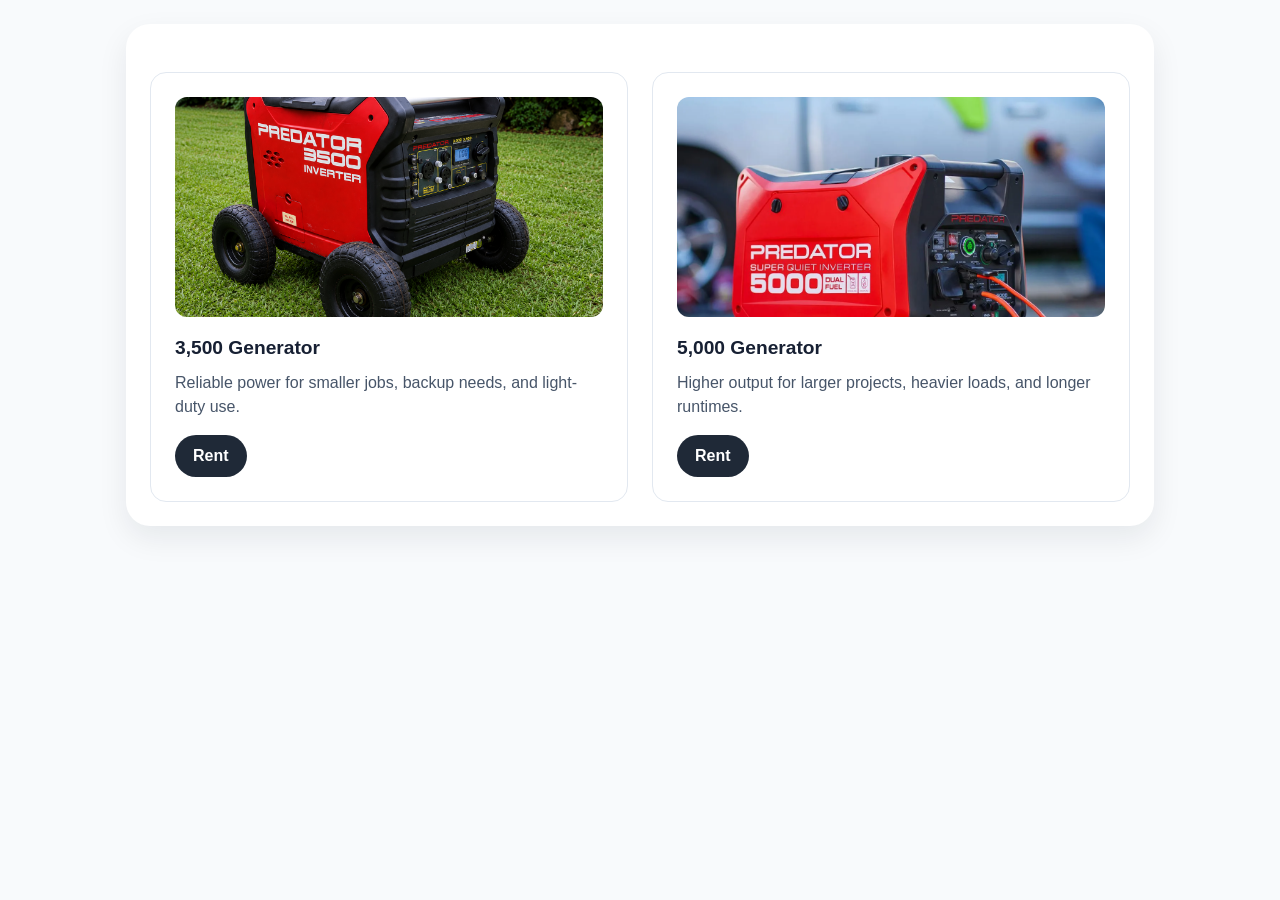
<file: generator-rentals.html>
<!DOCTYPE html>
<html lang="en">
<head>
  <meta charset="utf-8" />
  <meta name="viewport" content="width=device-width,initial-scale=1" />
  <title>Generator Rentals — RandomLand Gear</title>
  <style>
    body{font-family:Arial,Helvetica,sans-serif;margin:0;padding:24px;background:#f8fafc;color:#172033}
    .wrap{max-width:980px;margin:0 auto;padding:24px;background:white;border-radius:24px;box-shadow:0 12px 30px rgba(15,23,42,0.08)}
    .listings{display:grid;grid-template-columns:repeat(2,minmax(0,1fr));gap:24px;margin-top:24px}
    .listing{padding:24px;border:1px solid #e2e8f0;border-radius:16px;background:#fff}
    .listing img{width:100%;height:220px;object-fit:cover;border-radius:12px;margin-bottom:16px;background:#f8fafc}
    .listing h2{margin:0 0 12px;font-size:1.2rem}
    .listing p{margin:0 0 16px;color:#475569;line-height:1.5}
    .listing .rent-btn{display:inline-block;padding:12px 18px;background:#1f2937;color:white;text-decoration:none;border-radius:999px;font-weight:700}
    @media (max-width: 760px){
      .listings{grid-template-columns:1fr}
    }
  </style>
</head>
<body>
  <div class="wrap">
    <section class="listings">
      <article class="listing">
        <img src="Generator Rentals/3500/3500.png" alt="3,500 generator" />
        <h2>3,500 Generator</h2>
        <p>Reliable power for smaller jobs, backup needs, and light-duty use.</p>
        <a class="rent-btn" href="rent-3500.html">Rent</a>
      </article>
      <article class="listing">
        <img src="Generator Rentals/5000/5000 stock photo.webp" alt="5,000 generator" />
        <h2>5,000 Generator</h2>
        <p>Higher output for larger projects, heavier loads, and longer runtimes.</p>
        <a class="rent-btn" href="rent-5000.html">Rent</a>
      </article>
    </section>
  </div>
</body>
</html>
</file>
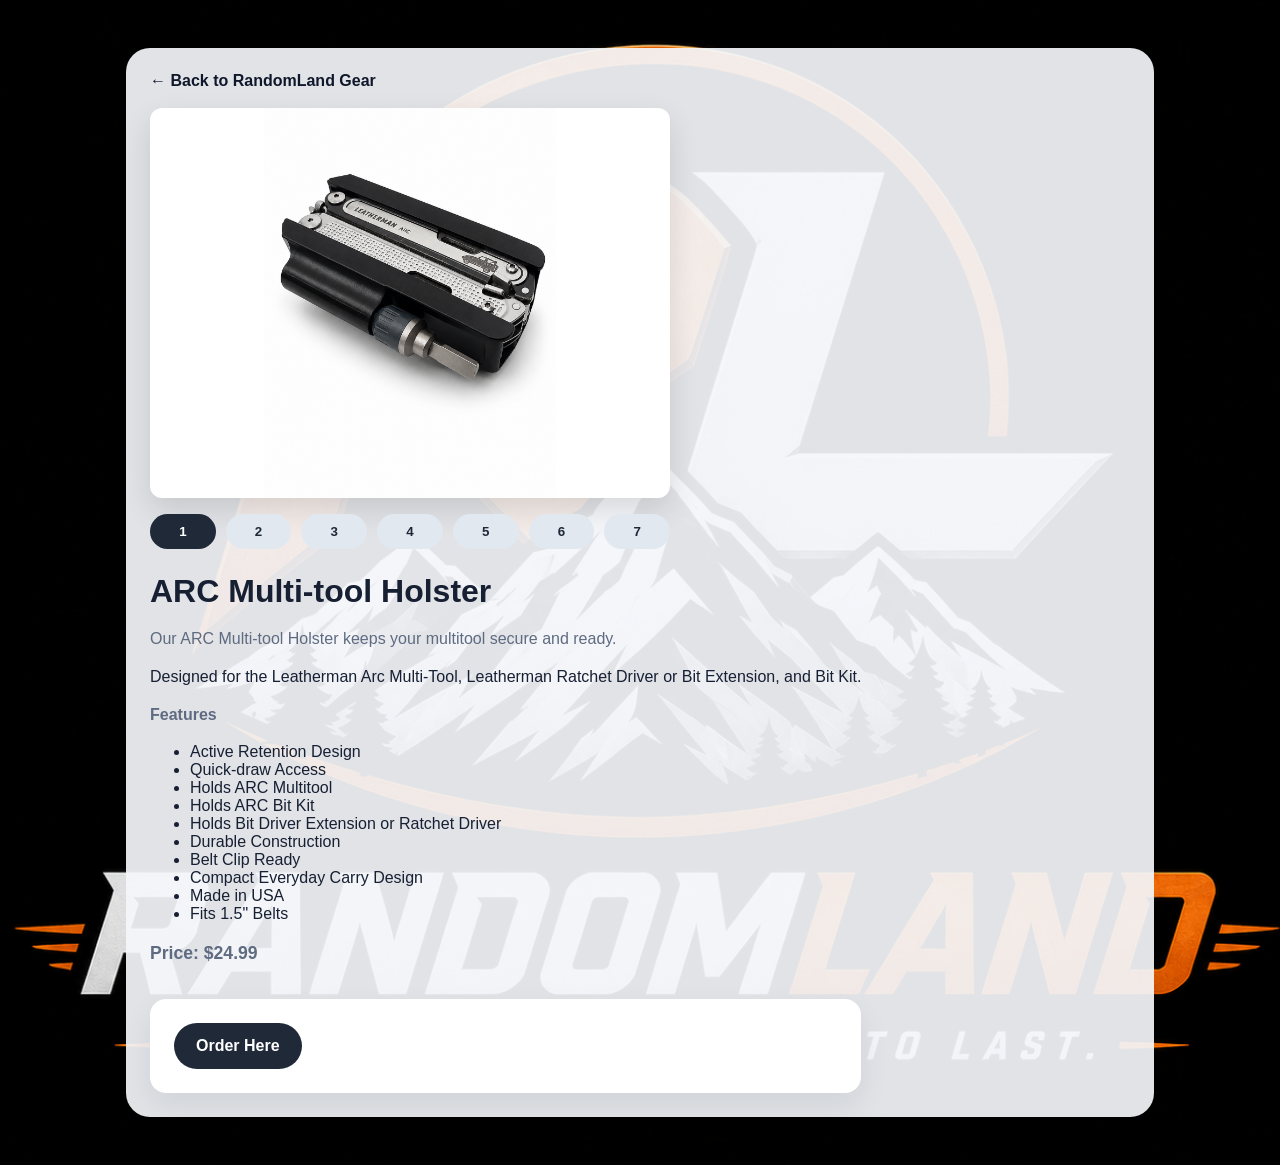
<file: holster.html>
<!DOCTYPE html>
<html lang="en">
<head>
  <meta charset="utf-8" />
  <meta name="viewport" content="width=device-width,initial-scale=1" />
  <title>ARC Multi-tool Holster — RandomLand Gear</title>
  <style>
    body{font-family:Arial,Helvetica,sans-serif;margin:0;background:url('Arc Holster/RandomLand.png') center/cover no-repeat;color:#172033}
    .wrap{max-width:980px;margin:48px auto;padding:24px;background:rgba(245,247,251,0.92);border-radius:24px;}
    .back{display:inline-block;margin-bottom:18px;color:#0f172a;text-decoration:none;font-weight:700}
    .hero{display:flex;gap:24px;align-items:flex-start;flex-wrap:wrap}
    .gallery{display:flex;flex-direction:column;gap:16px;width:100%;max-width:520px}
    .gallery img{width:100%;height:auto;max-width:100%;aspect-ratio:4/3;object-fit:contain;border-radius:12px;box-shadow:0 12px 30px rgba(0,0,0,0.12);background:#ffffff}
    .thumbs{display:flex;gap:10px;flex-wrap:wrap}
    .thumb{flex:1 1 44px;min-width:44px;border:none;background:#e2e8f0;color:#1f2937;border-radius:999px;padding:10px 0;cursor:pointer;font-weight:700}
    .thumb.active{background:#1f2937;color:white}
    .thumb:hover{background:#cbd5e1}
    .hero-content{flex:1;min-width:280px}
    h1{margin:0 0 12px}
    p{color:#5f6b81;line-height:1.6}
    section.order-box{margin-top:32px;padding:24px;background:white;border-radius:16px;box-shadow:0 12px 30px rgba(15,23,42,0.08);text-align:center}
    section.order-box a{display:inline-block;padding:14px 22px;background:#1f2937;color:white;border-radius:999px;text-decoration:none;font-weight:700;}
    @media (max-width: 860px) {
      .hero{flex-direction:column;align-items:center}
      .gallery, .hero-content{width:100%;max-width:100%}
      .thumbs{justify-content:center}
      .wrap{margin:24px auto;padding:20px}
    }
    @media (max-width: 560px) {
      .wrap{margin:16px auto;padding:18px}
      .thumb{flex:1 1 36px;padding:10px 0;}
      h1{font-size:1.75rem}
      .gallery img{aspect-ratio:auto;height:auto}
    }
  </style>
</head>
<body>
  <div class="wrap">
    <a class="back" href="index.html">← Back to RandomLand Gear</a>
    <div class="hero">
      <div class="gallery">
        <img id="mainImage" src="Arc Holster/1.png" alt="ARC multi-tool holster" />
        <div class="thumbs">
          <button class="thumb active" data-src="Arc Holster/1.png">1</button>
          <button class="thumb" data-src="Arc Holster/2.png">2</button>
          <button class="thumb" data-src="Arc Holster/3.png">3</button>
          <button class="thumb" data-src="Arc Holster/4.png">4</button>
          <button class="thumb" data-src="Arc Holster/5.png">5</button>
          <button class="thumb" data-src="Arc Holster/6.png">6</button>
          <button class="thumb" data-src="Arc Holster/7.png">7</button>
        </div>
      </div>
      <div>
        <h1>ARC Multi-tool Holster</h1>
        <p>Our ARC Multi-tool Holster keeps your multitool secure and ready.</p> 
        </p>Designed for the Leatherman Arc Multi-Tool, Leatherman Ratchet Driver or Bit Extension, and Bit Kit.</p>
        <p><strong>Features</strong></p>
        <ul>
          <li>Active Retention Design</li>
          <li>Quick-draw Access</li>
          <li>Holds ARC Multitool</li>
          <li>Holds ARC Bit Kit</li>
          <li>Holds Bit Driver Extension or Ratchet Driver</li>
          <li>Durable Construction</li>
          <li>Belt Clip Ready</li>
          <li>Compact Everyday Carry Design</li>
          <li>Made in USA</li>
          <li>Fits 1.5" Belts</li>
        </ul>
        <p style="font-size:1.1rem;font-weight:700;margin-top:0.8rem;">Price: $24.99</p>

        <section style="margin-top:32px;padding:24px;background:white;border-radius:16px;box-shadow:0 12px 30px rgba(15,23,42,0.08);">
          <a href="https://www.paypal.com/ncp/payment/BCZ4H7566TSSN" target="_blank" rel="noopener noreferrer" style="display:inline-block;padding:14px 22px;background:#1f2937;color:white;border-radius:999px;text-decoration:none;font-weight:700;">Order Here</a>
        </section>
      </div>
    </div>
  </div>
  <script>
    const mainImage = document.getElementById('mainImage');
    const thumbs = document.querySelectorAll('.thumb');
    thumbs.forEach(button => {
      button.addEventListener('click', () => {
        mainImage.src = button.dataset.src;
        thumbs.forEach(t => t.classList.remove('active'));
        button.classList.add('active');
      });
    });
  </script>
</body>
</html>
</file>
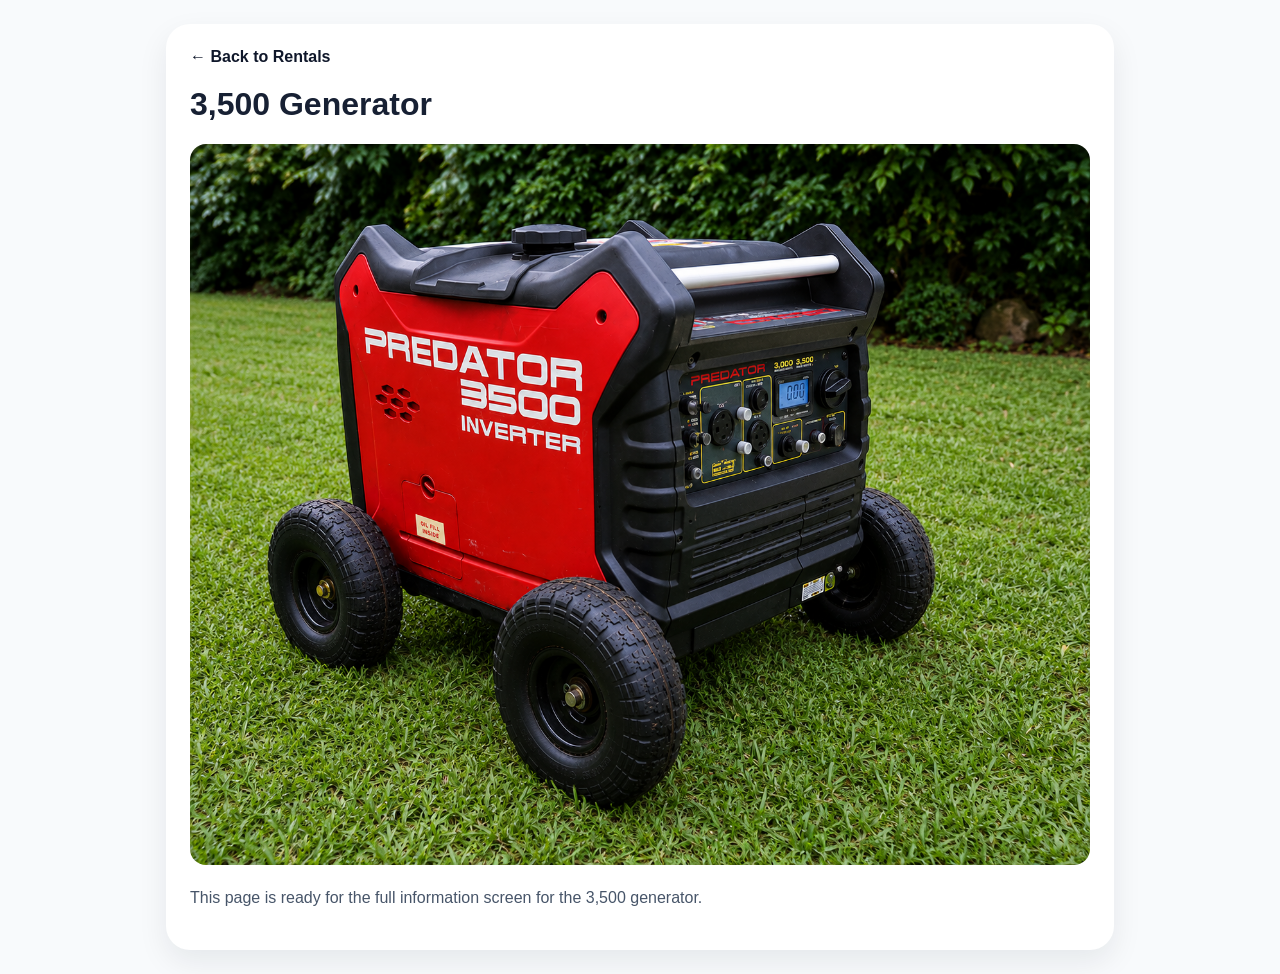
<file: rent-3500.html>
<!DOCTYPE html>
<html lang="en">
<head>
  <meta charset="utf-8" />
  <meta name="viewport" content="width=device-width,initial-scale=1" />
  <title>Rent 3,500 Generator — RandomLand Gear</title>
  <style>
    body{font-family:Arial,Helvetica,sans-serif;margin:0;padding:24px;background:#f8fafc;color:#172033}
    .wrap{max-width:900px;margin:0 auto;padding:24px;background:white;border-radius:24px;box-shadow:0 12px 30px rgba(15,23,42,0.08)}
    h1{margin-top:0}
    p{line-height:1.6;color:#475569}
    .back{display:inline-block;margin-bottom:20px;color:#0f172a;text-decoration:none;font-weight:700}
  </style>
</head>
<body>
  <div class="wrap">
    <a class="back" href="generator-rentals.html">← Back to Rentals</a>
    <h1>3,500 Generator</h1>
    <img src="Generator Rentals/3500/3500.png" alt="3,500 generator" style="max-width:100%;border-radius:16px;display:block;margin:20px 0;" />
    <p>This page is ready for the full information screen for the 3,500 generator.</p>
  </div>
</body>
</html>
</file>
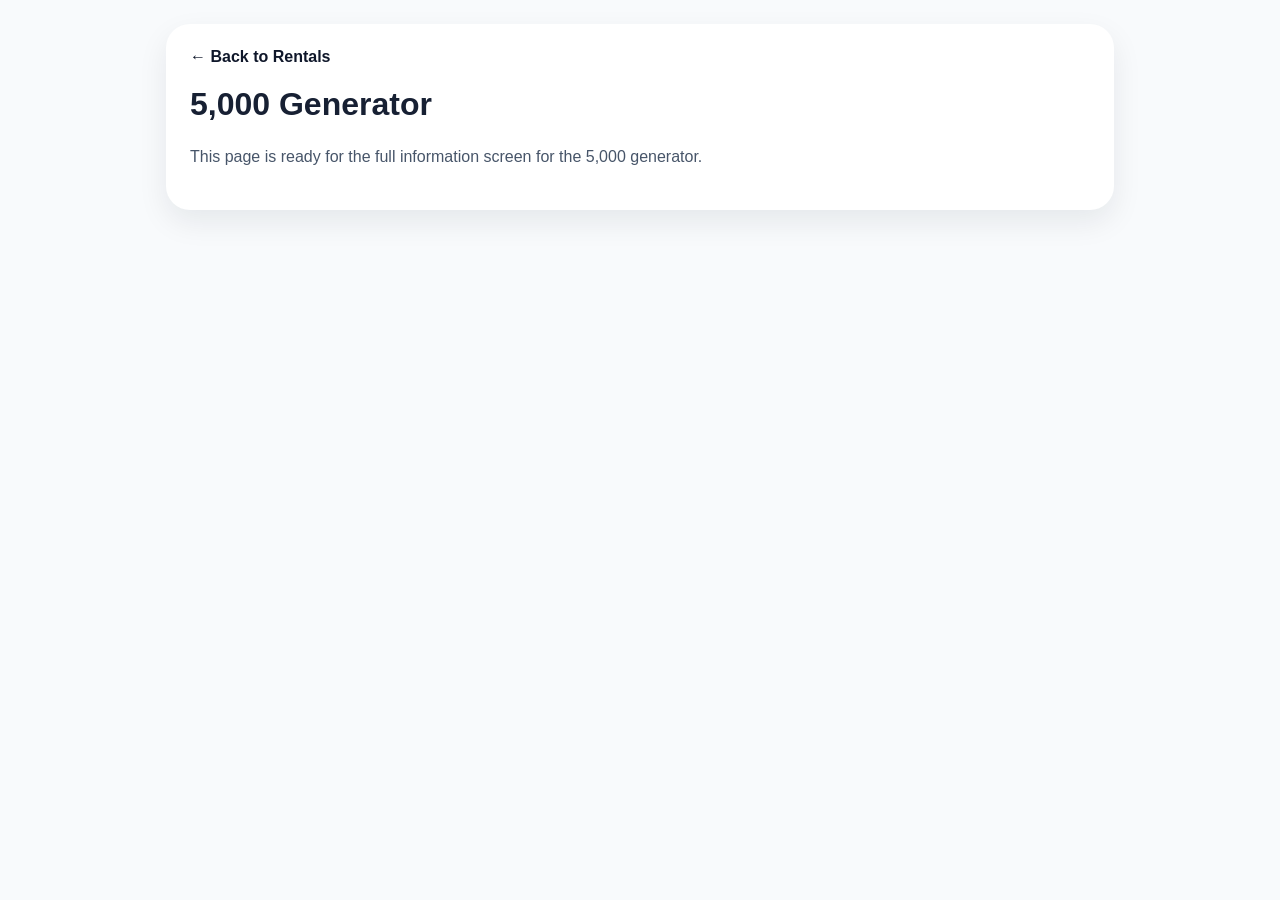
<file: rent-5000.html>
<!DOCTYPE html>
<html lang="en">
<head>
  <meta charset="utf-8" />
  <meta name="viewport" content="width=device-width,initial-scale=1" />
  <title>Rent 5,000 Generator — RandomLand Gear</title>
  <style>
    body{font-family:Arial,Helvetica,sans-serif;margin:0;padding:24px;background:#f8fafc;color:#172033}
    .wrap{max-width:900px;margin:0 auto;padding:24px;background:white;border-radius:24px;box-shadow:0 12px 30px rgba(15,23,42,0.08)}
    h1{margin-top:0}
    p{line-height:1.6;color:#475569}
    .back{display:inline-block;margin-bottom:20px;color:#0f172a;text-decoration:none;font-weight:700}
  </style>
</head>
<body>
  <div class="wrap">
    <a class="back" href="generator-rentals.html">← Back to Rentals</a>
    <h1>5,000 Generator</h1>
    <p>This page is ready for the full information screen for the 5,000 generator.</p>
  </div>
</body>
</html>
</file>
